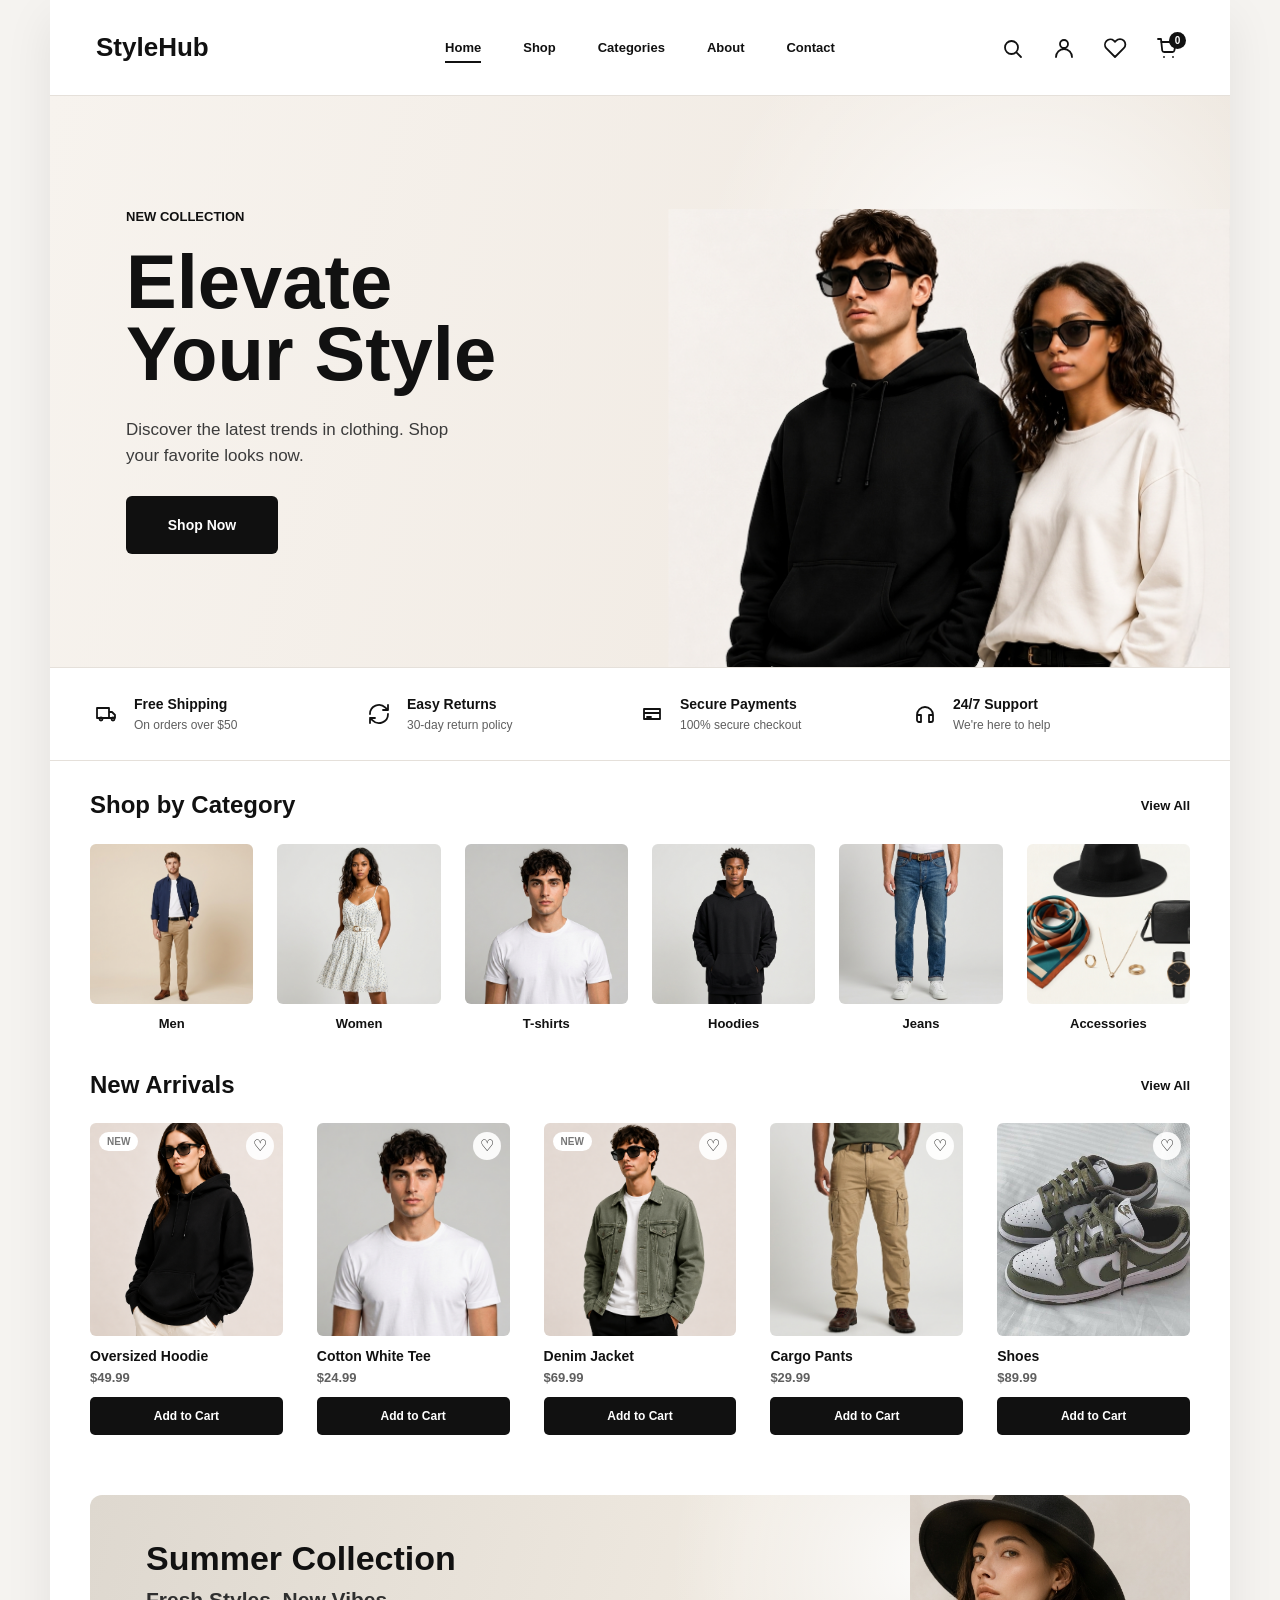
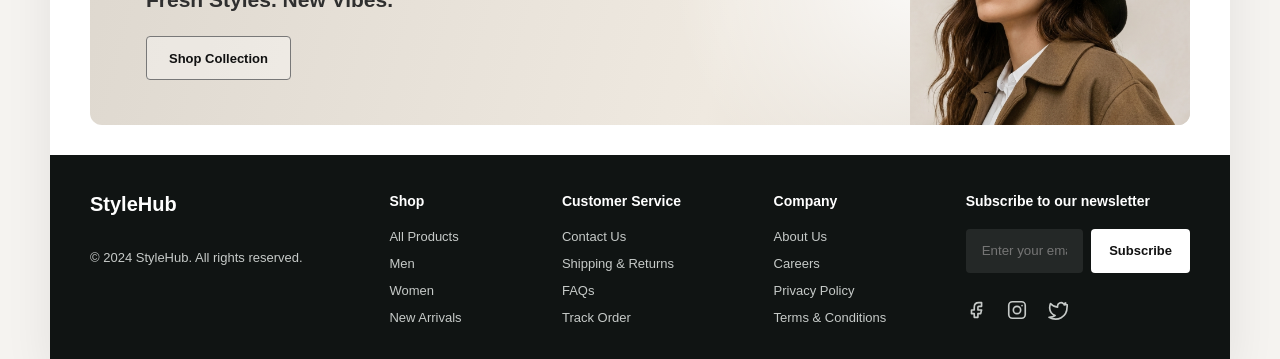
<file: index.html>
<!DOCTYPE html>
<html lang="en">
<head>
  <meta charset="UTF-8">
  <meta name="viewport" content="width=device-width, initial-scale=1.0">
  <title>StyleHub | Home</title>
  <link rel="stylesheet" href="css/style.css">
  <link rel="stylesheet" href="css/responsive.css">
</head>
<body>
  <div class="page-shell">
    <header class="site-header">
      <a class="logo" href="index.html" aria-label="StyleHub home">StyleHub</a>

      <nav class="main-nav" aria-label="Main navigation">
        <a href="index.html" class="active">Home</a>
        <a href="shop.html">Shop</a>
        <a href="#categories">Categories</a>
        <a href="about.html">About</a>
        <a href="contact.html">Contact</a>
      </nav>

      <div class="header-actions" aria-label="Header actions">
        <button class="icon-btn" type="button" aria-label="Search">
          <svg viewBox="0 0 24 24" aria-hidden="true"><path d="m21 21-4.35-4.35m1.35-5.15a6.5 6.5 0 1 1-13 0 6.5 6.5 0 0 1 13 0Z"/></svg>
        </button>
        <button class="icon-btn" type="button" aria-label="Account">
          <svg viewBox="0 0 24 24" aria-hidden="true"><path d="M20 21a8 8 0 0 0-16 0m12-13a4 4 0 1 1-8 0 4 4 0 0 1 8 0Z"/></svg>
        </button>
        <a class="icon-btn cart-link" href="cart.html" aria-label="Cart">
          <svg viewBox="0 0 24 24" aria-hidden="true"><path d="M6 6h15l-1.6 8.4a2 2 0 0 1-2 1.6H9.2a2 2 0 0 1-2-1.7L6 3H3m6 18h.01M18 21h.01"/></svg>
          <span>2</span>
        </a>
      </div>
    </header>

    <main>
      <section class="hero">
        <div class="hero-copy">
          <p class="eyebrow">New Collection</p>
          <h1>Elevate<br>Your Style</h1>
          <p class="hero-text">Discover the latest trends in clothing. Shop your favorite looks now.</p>
          <a class="btn-primary" href="shop.html">Shop Now</a>
        </div>
        <div class="hero-media" aria-hidden="true">
          <img src="assets/images/hero-model.png" alt="">
        </div>
      </section>

      <section class="benefits" aria-label="Store benefits">
        <article class="benefit-card">
          <svg viewBox="0 0 24 24" aria-hidden="true"><path d="M3 6h12v10H3V6Zm12 4h3l3 3v3h-6v-6ZM7 18.5a1.5 1.5 0 1 0 0-3 1.5 1.5 0 0 0 0 3Zm12 0a1.5 1.5 0 1 0 0-3 1.5 1.5 0 0 0 0 3Z"/></svg>
          <div>
            <h3>Free Shipping</h3>
            <p>On orders over $50</p>
          </div>
        </article>
        <article class="benefit-card">
          <svg viewBox="0 0 24 24" aria-hidden="true"><path d="M3 12a9 9 0 0 1 15.4-6.4L21 8m0-5v5h-5M21 12a9 9 0 0 1-15.4 6.4L3 16m0 5v-5h5"/></svg>
          <div>
            <h3>Easy Returns</h3>
            <p>30-day return policy</p>
          </div>
        </article>
        <article class="benefit-card">
          <svg viewBox="0 0 24 24" aria-hidden="true"><path d="M4 7h16v10H4V7Zm0 4h16M7 15h4"/></svg>
          <div>
            <h3>Secure Payments</h3>
            <p>100% secure checkout</p>
          </div>
        </article>
        <article class="benefit-card">
          <svg viewBox="0 0 24 24" aria-hidden="true"><path d="M4 13a8 8 0 1 1 16 0v5a2 2 0 0 1-2 2h-2v-7h4M4 13h4v7H6a2 2 0 0 1-2-2v-5Z"/></svg>
          <div>
            <h3>24/7 Support</h3>
            <p>We're here to help</p>
          </div>
        </article>
      </section>

      <section class="content-section" id="categories">
        <div class="section-heading">
          <h2>Shop by Category</h2>
          <a href="shop.html">View All</a>
        </div>

        <div class="category-grid">
          <a class="category-card" href="shop.html">
            <img src="assets/images/cat-men.png" alt="Mens' collection">
            <span>Men</span>
          </a>
          <a class="category-card" href="shop.html">
            <img src="assets/images/cat-women.png" alt="Womens' collection">
            <span>Women</span>
          </a>
          <a class="category-card" href="shop.html">
            <img src="assets/images/cat-t-shirt.png" alt="T-shirt">
            <span>T-shirts</span>
          </a>
          <a class="category-card" href="shop.html">
            <img src="assets/images/cat-hoodie.png" alt="Black hoodie">
            <span>Hoodies</span>
          </a>
          <a class="category-card" href="shop.html">
            <img src="assets/images/cat-jeans.png" alt="Blue jeans">
            <span>Jeans</span>
          </a>
          <a class="category-card" href="shop.html">
            <img src="assets/images/cat-accessories.png" alt="Accessories">
            <span>Accessories</span>
          </a>
        </div>
      </section>

      <section class="content-section">
        <div class="section-heading">
          <h2>New Arrivals</h2>
          <a href="shop.html">View All</a>
        </div>

        <div class="product-grid" id="new-arrivals">
          <article class="product-card">
            <button class="wishlist" type="button" aria-label="Add black hoodie to wishlist">♡</button>
            <img src="assets/images/cat-hoodie2.png" alt="Oversized black hoodie">
            <div class="product-info">
              <h3>Oversized Hoodie</h3>
              <p>$49.99</p>
            </div>
          </article>
          <article class="product-card">
            <button class="wishlist" type="button" aria-label="Add basic white tee to wishlist">♡</button>
            <img src="assets/images/cat-t-shirt.png" alt="Cotton white tee">
            <div class="product-info">
              <h3>Cotton White Tee</h3>
              <p>$24.99</p>
            </div>
          </article>
          <article class="product-card">
            <span class="tag">NEW</span>
            <button class="wishlist" type="button" aria-label="Add denim jacket to wishlist">♡</button>
            <img src="assets/images/cat-denim.png" alt="Denim jacket">
            <div class="product-info">
              <h3>Denim Jacket</h3>
              <p>$69.99</p>
            </div>
          </article>
          <article class="product-card">
            <button class="wishlist" type="button" aria-label="Add graphic tee to wishlist">♡</button>
            <img src="assets/images/cat-cargo.png" alt="Cargo pants">
            <div class="product-info">
              <h3>Cargo Pants</h3>
              <p>$29.99</p>
            </div>
          </article>
          <article class="product-card">
            <button class="wishlist" type="button" aria-label="Add beige cap to wishlist">♡</button>
            <img src="assets/images/cat-shoes.jpg" alt="Nike dunk">
            <div class="product-info">
              <h3>Shoes</h3>
              <p>$89.99</p>
            </div>
          </article>
        </div>
      </section>

      <section class="summer-promo" aria-label="Summer Collection 2024">
        <div class="summer-copy">
          <h2>Summer Collection</h2>
          <p>Fresh Styles. New Vibes.</p>
          <a class="btn-outline" href="shop.html">Shop Collection</a>
        </div>
        <img src="assets/images/summer-model.png" alt="Woman wearing a summer hat and coat">
      </section>
    </main>

    <footer class="site-footer">
      <div class="footer-brand">
        <a class="footer-logo" href="index.html">StyleHub</a>
        <p>&copy; 2024 StyleHub. All rights reserved.</p>
      </div>

      <div class="footer-column">
        <h3>Shop</h3>
        <a href="shop.html">All Products</a>
        <a href="shop.html">Men</a>
        <a href="shop.html">Women</a>
        <a href="shop.html">New Arrivals</a>
      </div>

      <div class="footer-column">
        <h3>Customer Service</h3>
        <a href="contact.html">Contact Us</a>
        <a href="shop.html">Shipping &amp; Returns</a>
        <a href="contact.html">FAQs</a>
        <a href="shop.html">Track Order</a>
      </div>

      <div class="footer-column">
        <h3>Company</h3>
        <a href="about.html">About Us</a>
        <a href="contact.html">Careers</a>
        <a href="contact.html">Privacy Policy</a>
        <a href="contact.html">Terms &amp; Conditions</a>
      </div>

      <div class="footer-newsletter">
        <h3>Subscribe to our newsletter</h3>
        <form class="newsletter-form">
          <label class="sr-only" for="newsletter-email">Email address</label>
          <input id="newsletter-email" type="email" placeholder="Enter your email">
          <button type="submit">Subscribe</button>
        </form>
        <div class="social-links" aria-label="Social links">
          <a href="#" aria-label="Facebook">
            <svg viewBox="0 0 24 24" aria-hidden="true"><path d="M14 8h3V4h-3c-3 0-5 2-5 5v3H6v4h3v4h4v-4h3l1-4h-4V9c0-.6.4-1 1-1Z"/></svg>
          </a>
          <a href="#" aria-label="Instagram">
            <svg viewBox="0 0 24 24" aria-hidden="true"><path d="M7 3h10a4 4 0 0 1 4 4v10a4 4 0 0 1-4 4H7a4 4 0 0 1-4-4V7a4 4 0 0 1 4-4Zm5 5a4 4 0 1 0 0 8 4 4 0 0 0 0-8Zm5.5-.8v.1"/></svg>
          </a>
          <a href="#" aria-label="Twitter">
            <svg viewBox="0 0 24 24" aria-hidden="true"><path d="M22 5.8c-.7.3-1.4.5-2.2.6.8-.5 1.3-1.2 1.6-2.1-.7.4-1.6.8-2.4.9A3.7 3.7 0 0 0 12.6 8v.9A10.6 10.6 0 0 1 4.9 5s-4 9 5 13a11 11 0 0 1-6.6 2c9 5 19.7 0 19.7-11.5v-.5c.7-.5 1.3-1.2 1.8-1.9-.6.3-1.2.5-1.8.7Z"/></svg>
          </a>
        </div>
      </div>
    </footer>
  </div>

  <script src="js/products.js"></script>
  <script src="js/cart.js"></script>
  <script src="js/wishlist.js"></script>
  <script src="js/search.js"></script>
  <script src="js/app.js"></script>
</body>
</html>
</file>
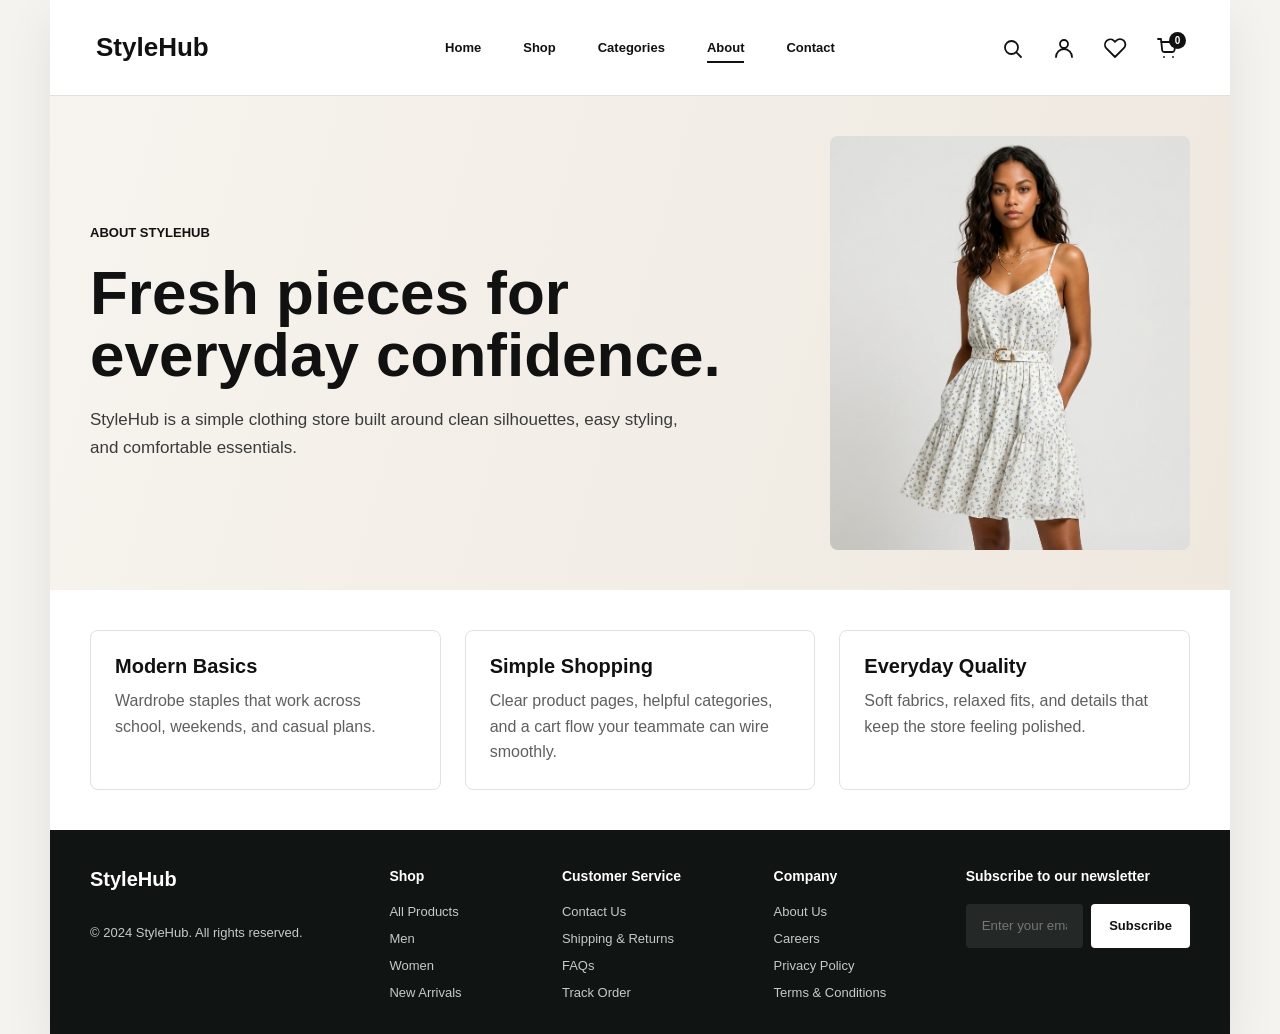
<file: about.html>
<!DOCTYPE html>
<html lang="en">
<head>
  <meta charset="UTF-8">
  <meta name="viewport" content="width=device-width, initial-scale=1.0">
  <title>StyleHub | About</title>
  <link rel="stylesheet" href="css/style.css">
  <link rel="stylesheet" href="css/responsive.css">
</head>
<body>
  <div class="page-shell">
    <header class="site-header">
      <a class="logo" href="index.html" aria-label="StyleHub home">StyleHub</a>
      <nav class="main-nav" aria-label="Main navigation"><a href="index.html">Home</a><a href="shop.html">Shop</a><a href="index.html#categories">Categories</a><a href="about.html" class="active">About</a><a href="contact.html">Contact</a></nav>
      <div class="header-actions" aria-label="Header actions"><button class="icon-btn" type="button" aria-label="Search"><svg viewBox="0 0 24 24" aria-hidden="true"><path d="m21 21-4.35-4.35m1.35-5.15a6.5 6.5 0 1 1-13 0 6.5 6.5 0 0 1 13 0Z"/></svg></button><button class="icon-btn" type="button" aria-label="Account"><svg viewBox="0 0 24 24" aria-hidden="true"><path d="M20 21a8 8 0 0 0-16 0m12-13a4 4 0 1 1-8 0 4 4 0 0 1 8 0Z"/></svg></button><a class="icon-btn cart-link" href="cart.html" aria-label="Cart"><svg viewBox="0 0 24 24" aria-hidden="true"><path d="M6 6h15l-1.6 8.4a2 2 0 0 1-2 1.6H9.2a2 2 0 0 1-2-1.7L6 3H3m6 18h.01M18 21h.01"/></svg><span>2</span></a></div>
    </header>

    <main>
      <section class="about-hero">
        <div>
          <p class="eyebrow">About StyleHub</p>
          <h1>Fresh pieces for everyday confidence.</h1>
          <p>StyleHub is a simple clothing store built around clean silhouettes, easy styling, and comfortable essentials.</p>
        </div>
        <img src="assets/images/cat-women.png" alt="StyleHub model">
      </section>

      <section class="values-grid">
        <article><h2>Modern Basics</h2><p>Wardrobe staples that work across school, weekends, and casual plans.</p></article>
        <article><h2>Simple Shopping</h2><p>Clear product pages, helpful categories, and a cart flow your teammate can wire smoothly.</p></article>
        <article><h2>Everyday Quality</h2><p>Soft fabrics, relaxed fits, and details that keep the store feeling polished.</p></article>
      </section>
    </main>

    <footer class="site-footer">
      <div class="footer-brand"><a class="footer-logo" href="index.html">StyleHub</a><p>&copy; 2024 StyleHub. All rights reserved.</p></div>
      <div class="footer-column"><h3>Shop</h3><a href="shop.html">All Products</a><a href="shop.html">Men</a><a href="shop.html">Women</a><a href="shop.html">New Arrivals</a></div>
      <div class="footer-column"><h3>Customer Service</h3><a href="contact.html">Contact Us</a><a href="shop.html">Shipping &amp; Returns</a><a href="contact.html">FAQs</a><a href="shop.html">Track Order</a></div>
      <div class="footer-column"><h3>Company</h3><a href="about.html">About Us</a><a href="contact.html">Careers</a><a href="contact.html">Privacy Policy</a><a href="contact.html">Terms &amp; Conditions</a></div>
      <div class="footer-newsletter"><h3>Subscribe to our newsletter</h3><form class="newsletter-form"><label class="sr-only" for="newsletter-about-email">Email address</label><input id="newsletter-about-email" type="email" placeholder="Enter your email"><button type="submit">Subscribe</button></form></div>
    </footer>
  </div>
  <script src="js/products.js"></script>
  <script src="js/cart.js"></script>
  <script src="js/wishlist.js"></script>
  <script src="js/search.js"></script>
  <script src="js/app.js"></script>
</body>
</html>
</file>
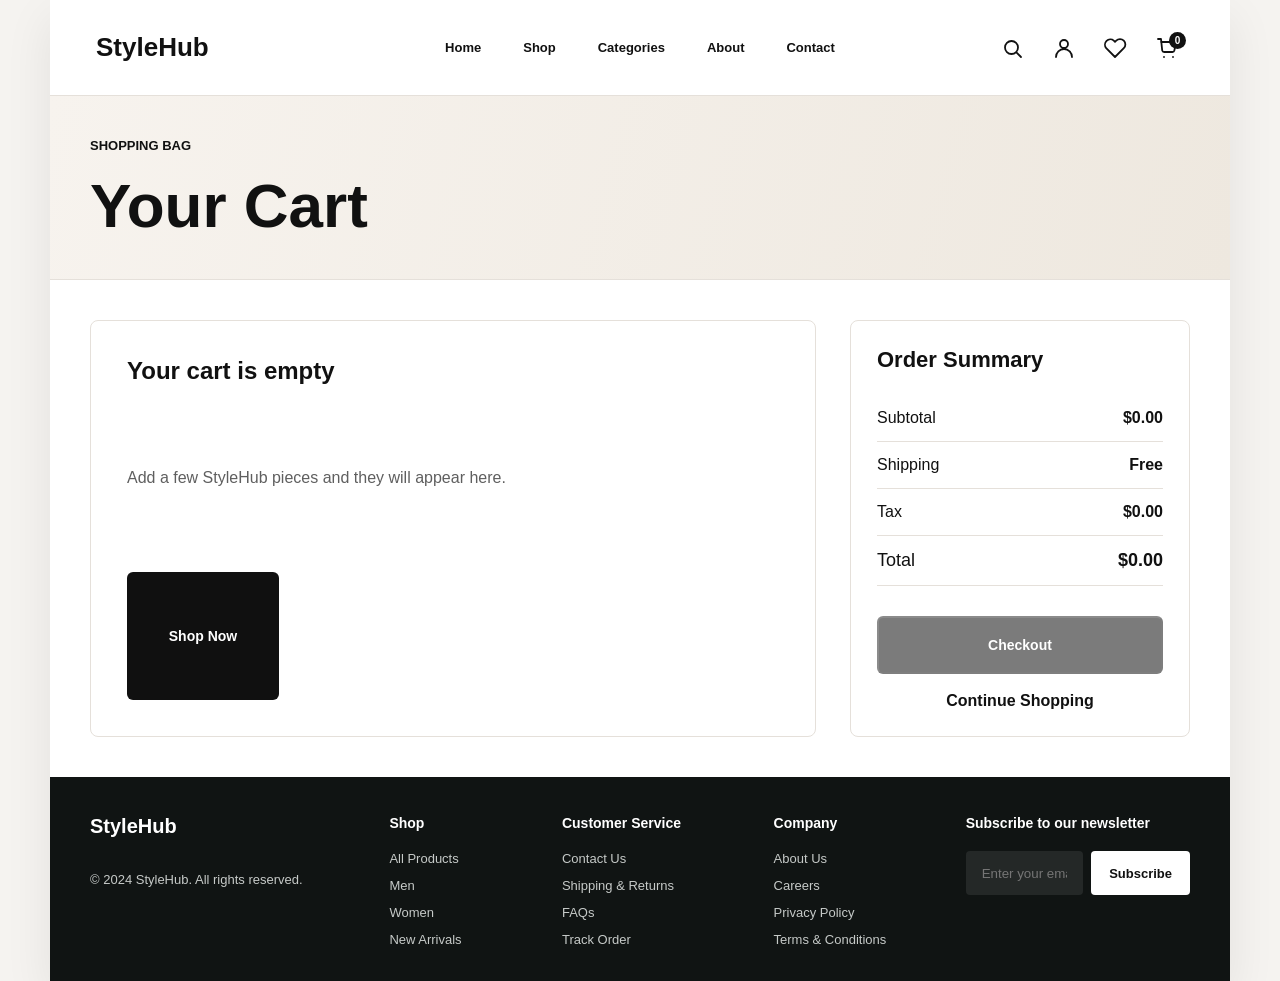
<file: cart.html>
<!DOCTYPE html>
<html lang="en">
<head>
  <meta charset="UTF-8">
  <meta name="viewport" content="width=device-width, initial-scale=1.0">
  <title>StyleHub | Cart</title>
  <link rel="stylesheet" href="css/style.css">
  <link rel="stylesheet" href="css/responsive.css">
</head>
<body>
  <div class="page-shell">
    <header class="site-header">
      <a class="logo" href="index.html" aria-label="StyleHub home">StyleHub</a>
      <nav class="main-nav" aria-label="Main navigation"><a href="index.html">Home</a><a href="shop.html">Shop</a><a href="index.html#categories">Categories</a><a href="about.html">About</a><a href="contact.html">Contact</a></nav>
      <div class="header-actions" aria-label="Header actions"><button class="icon-btn" type="button" aria-label="Search"><svg viewBox="0 0 24 24" aria-hidden="true"><path d="m21 21-4.35-4.35m1.35-5.15a6.5 6.5 0 1 1-13 0 6.5 6.5 0 0 1 13 0Z"/></svg></button><button class="icon-btn" type="button" aria-label="Account"><svg viewBox="0 0 24 24" aria-hidden="true"><path d="M20 21a8 8 0 0 0-16 0m12-13a4 4 0 1 1-8 0 4 4 0 0 1 8 0Z"/></svg></button><a class="icon-btn cart-link" href="cart.html" aria-label="Cart"><svg viewBox="0 0 24 24" aria-hidden="true"><path d="M6 6h15l-1.6 8.4a2 2 0 0 1-2 1.6H9.2a2 2 0 0 1-2-1.7L6 3H3m6 18h.01M18 21h.01"/></svg><span>2</span></a></div>
    </header>

    <main>
      <section class="page-hero compact">
        <p class="eyebrow">Shopping Bag</p>
        <h1>Your Cart</h1>
      </section>

      <section class="cart-layout">
        <div class="cart-items" id="cart-items">
          <article class="cart-item">
            <img src="assets/images/cat-hoodie2.png" alt="Oversized hoodie">
            <div><h2>Oversized Hoodie</h2><p>Size M</p><div class="quantity-control"><button type="button">-</button><span>1</span><button type="button">+</button></div></div>
            <strong>$49.99</strong>
          </article>
          <article class="cart-item">
            <img src="assets/images/cat-t-shirt.png" alt="Cotton white tee">
            <div><h2>Cotton White Tee</h2><p>Size L</p><div class="quantity-control"><button type="button">-</button><span>1</span><button type="button">+</button></div></div>
            <strong>$24.99</strong>
          </article>
        </div>

        <aside class="order-summary" id="order-summary">
          <h2>Order Summary</h2>
          <div><span>Subtotal</span><strong>$74.98</strong></div>
          <div><span>Shipping</span><strong>Free</strong></div>
          <div><span>Tax</span><strong>$5.25</strong></div>
          <div class="total"><span>Total</span><strong>$80.23</strong></div>
          <button class="btn-primary wide-btn" type="button">Checkout</button>
          <a class="continue-link" href="shop.html">Continue Shopping</a>
        </aside>
      </section>
    </main>

    <footer class="site-footer">
      <div class="footer-brand"><a class="footer-logo" href="index.html">StyleHub</a><p>&copy; 2024 StyleHub. All rights reserved.</p></div>
      <div class="footer-column"><h3>Shop</h3><a href="shop.html">All Products</a><a href="shop.html">Men</a><a href="shop.html">Women</a><a href="shop.html">New Arrivals</a></div>
      <div class="footer-column"><h3>Customer Service</h3><a href="contact.html">Contact Us</a><a href="shop.html">Shipping &amp; Returns</a><a href="contact.html">FAQs</a><a href="shop.html">Track Order</a></div>
      <div class="footer-column"><h3>Company</h3><a href="about.html">About Us</a><a href="contact.html">Careers</a><a href="contact.html">Privacy Policy</a><a href="contact.html">Terms &amp; Conditions</a></div>
      <div class="footer-newsletter"><h3>Subscribe to our newsletter</h3><form class="newsletter-form"><label class="sr-only" for="newsletter-cart-email">Email address</label><input id="newsletter-cart-email" type="email" placeholder="Enter your email"><button type="submit">Subscribe</button></form></div>
    </footer>
  </div>
  <script src="js/products.js"></script>
  <script src="js/cart.js"></script>
  <script src="js/wishlist.js"></script>
  <script src="js/search.js"></script>
  <script src="js/app.js"></script>
</body>
</html>
</file>
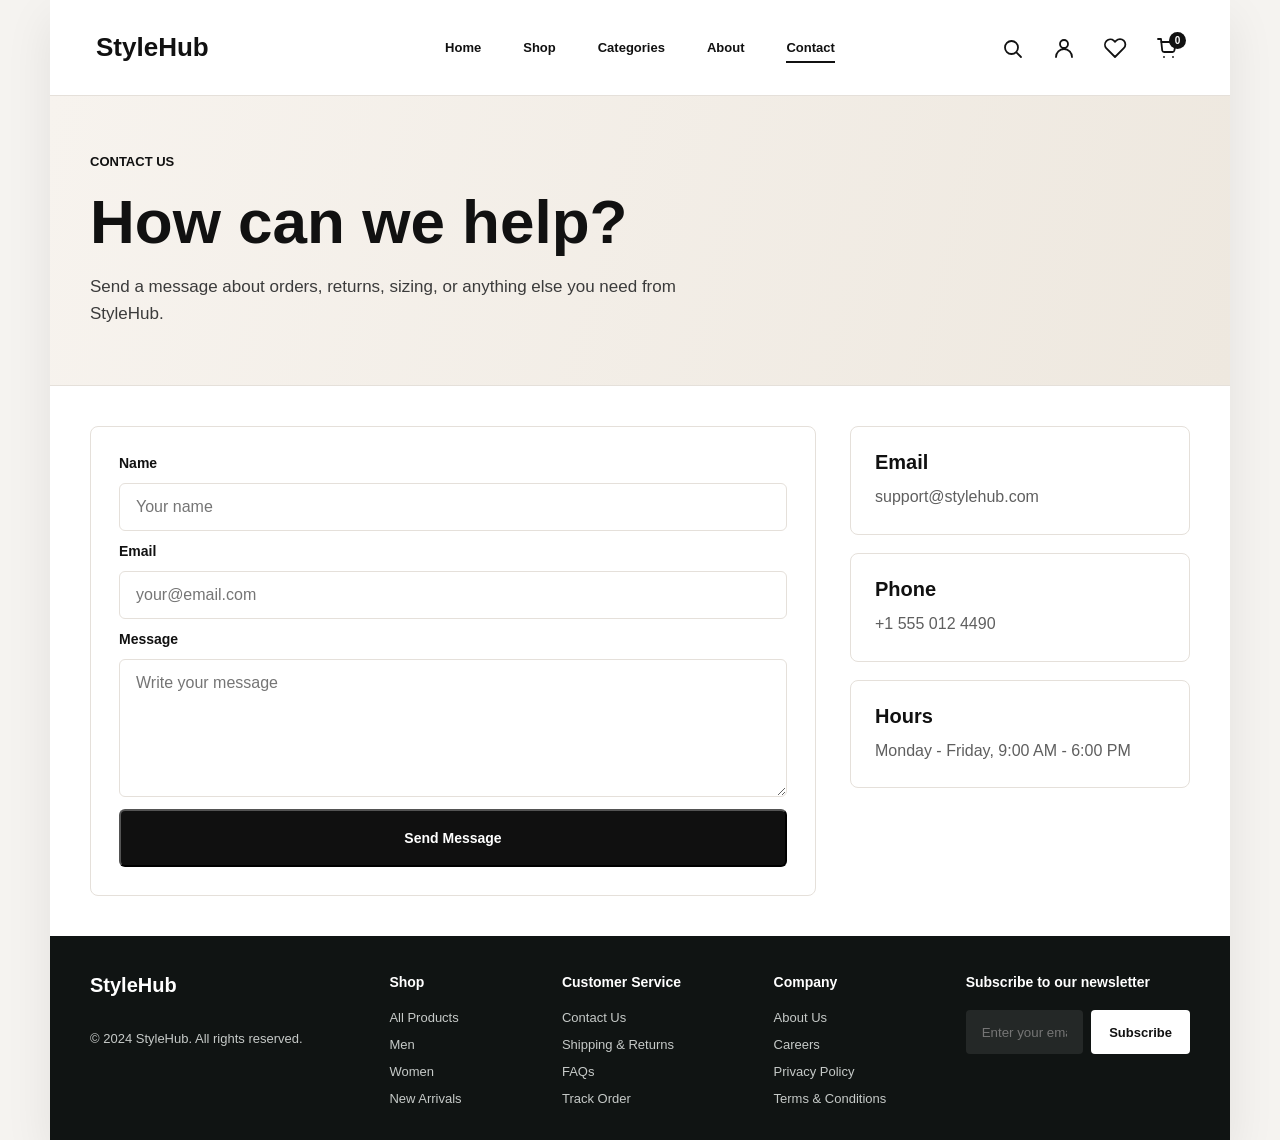
<file: contact.html>
<!DOCTYPE html>
<html lang="en">
<head>
  <meta charset="UTF-8">
  <meta name="viewport" content="width=device-width, initial-scale=1.0">
  <title>StyleHub | Contact</title>
  <link rel="stylesheet" href="css/style.css">
  <link rel="stylesheet" href="css/responsive.css">
</head>
<body>
  <div class="page-shell">
    <header class="site-header">
      <a class="logo" href="index.html" aria-label="StyleHub home">StyleHub</a>
      <nav class="main-nav" aria-label="Main navigation"><a href="index.html">Home</a><a href="shop.html">Shop</a><a href="index.html#categories">Categories</a><a href="about.html">About</a><a href="contact.html" class="active">Contact</a></nav>
      <div class="header-actions" aria-label="Header actions"><button class="icon-btn" type="button" aria-label="Search"><svg viewBox="0 0 24 24" aria-hidden="true"><path d="m21 21-4.35-4.35m1.35-5.15a6.5 6.5 0 1 1-13 0 6.5 6.5 0 0 1 13 0Z"/></svg></button><button class="icon-btn" type="button" aria-label="Account"><svg viewBox="0 0 24 24" aria-hidden="true"><path d="M20 21a8 8 0 0 0-16 0m12-13a4 4 0 1 1-8 0 4 4 0 0 1 8 0Z"/></svg></button><a class="icon-btn cart-link" href="cart.html" aria-label="Cart"><svg viewBox="0 0 24 24" aria-hidden="true"><path d="M6 6h15l-1.6 8.4a2 2 0 0 1-2 1.6H9.2a2 2 0 0 1-2-1.7L6 3H3m6 18h.01M18 21h.01"/></svg><span>2</span></a></div>
    </header>

    <main>
      <section class="page-hero">
        <p class="eyebrow">Contact Us</p>
        <h1>How can we help?</h1>
        <p>Send a message about orders, returns, sizing, or anything else you need from StyleHub.</p>
      </section>

      <section class="contact-layout">
        <form class="contact-form">
          <label for="name">Name</label>
          <input id="name" type="text" placeholder="Your name">
          <label for="email">Email</label>
          <input id="email" type="email" placeholder="your@email.com">
          <label for="message">Message</label>
          <textarea id="message" rows="6" placeholder="Write your message"></textarea>
          <button class="btn-primary" type="submit">Send Message</button>
        </form>
        <aside class="contact-info">
          <article><h2>Email</h2><p>support@stylehub.com</p></article>
          <article><h2>Phone</h2><p>+1 555 012 4490</p></article>
          <article><h2>Hours</h2><p>Monday - Friday, 9:00 AM - 6:00 PM</p></article>
        </aside>
      </section>
    </main>

    <footer class="site-footer">
      <div class="footer-brand"><a class="footer-logo" href="index.html">StyleHub</a><p>&copy; 2024 StyleHub. All rights reserved.</p></div>
      <div class="footer-column"><h3>Shop</h3><a href="shop.html">All Products</a><a href="shop.html">Men</a><a href="shop.html">Women</a><a href="shop.html">New Arrivals</a></div>
      <div class="footer-column"><h3>Customer Service</h3><a href="contact.html">Contact Us</a><a href="shop.html">Shipping &amp; Returns</a><a href="contact.html">FAQs</a><a href="shop.html">Track Order</a></div>
      <div class="footer-column"><h3>Company</h3><a href="about.html">About Us</a><a href="contact.html">Careers</a><a href="contact.html">Privacy Policy</a><a href="contact.html">Terms &amp; Conditions</a></div>
      <div class="footer-newsletter"><h3>Subscribe to our newsletter</h3><form class="newsletter-form"><label class="sr-only" for="newsletter-contact-email">Email address</label><input id="newsletter-contact-email" type="email" placeholder="Enter your email"><button type="submit">Subscribe</button></form></div>
    </footer>
  </div>
  <script src="js/products.js"></script>
  <script src="js/cart.js"></script>
  <script src="js/wishlist.js"></script>
  <script src="js/search.js"></script>
  <script src="js/app.js"></script>
</body>
</html>
</file>
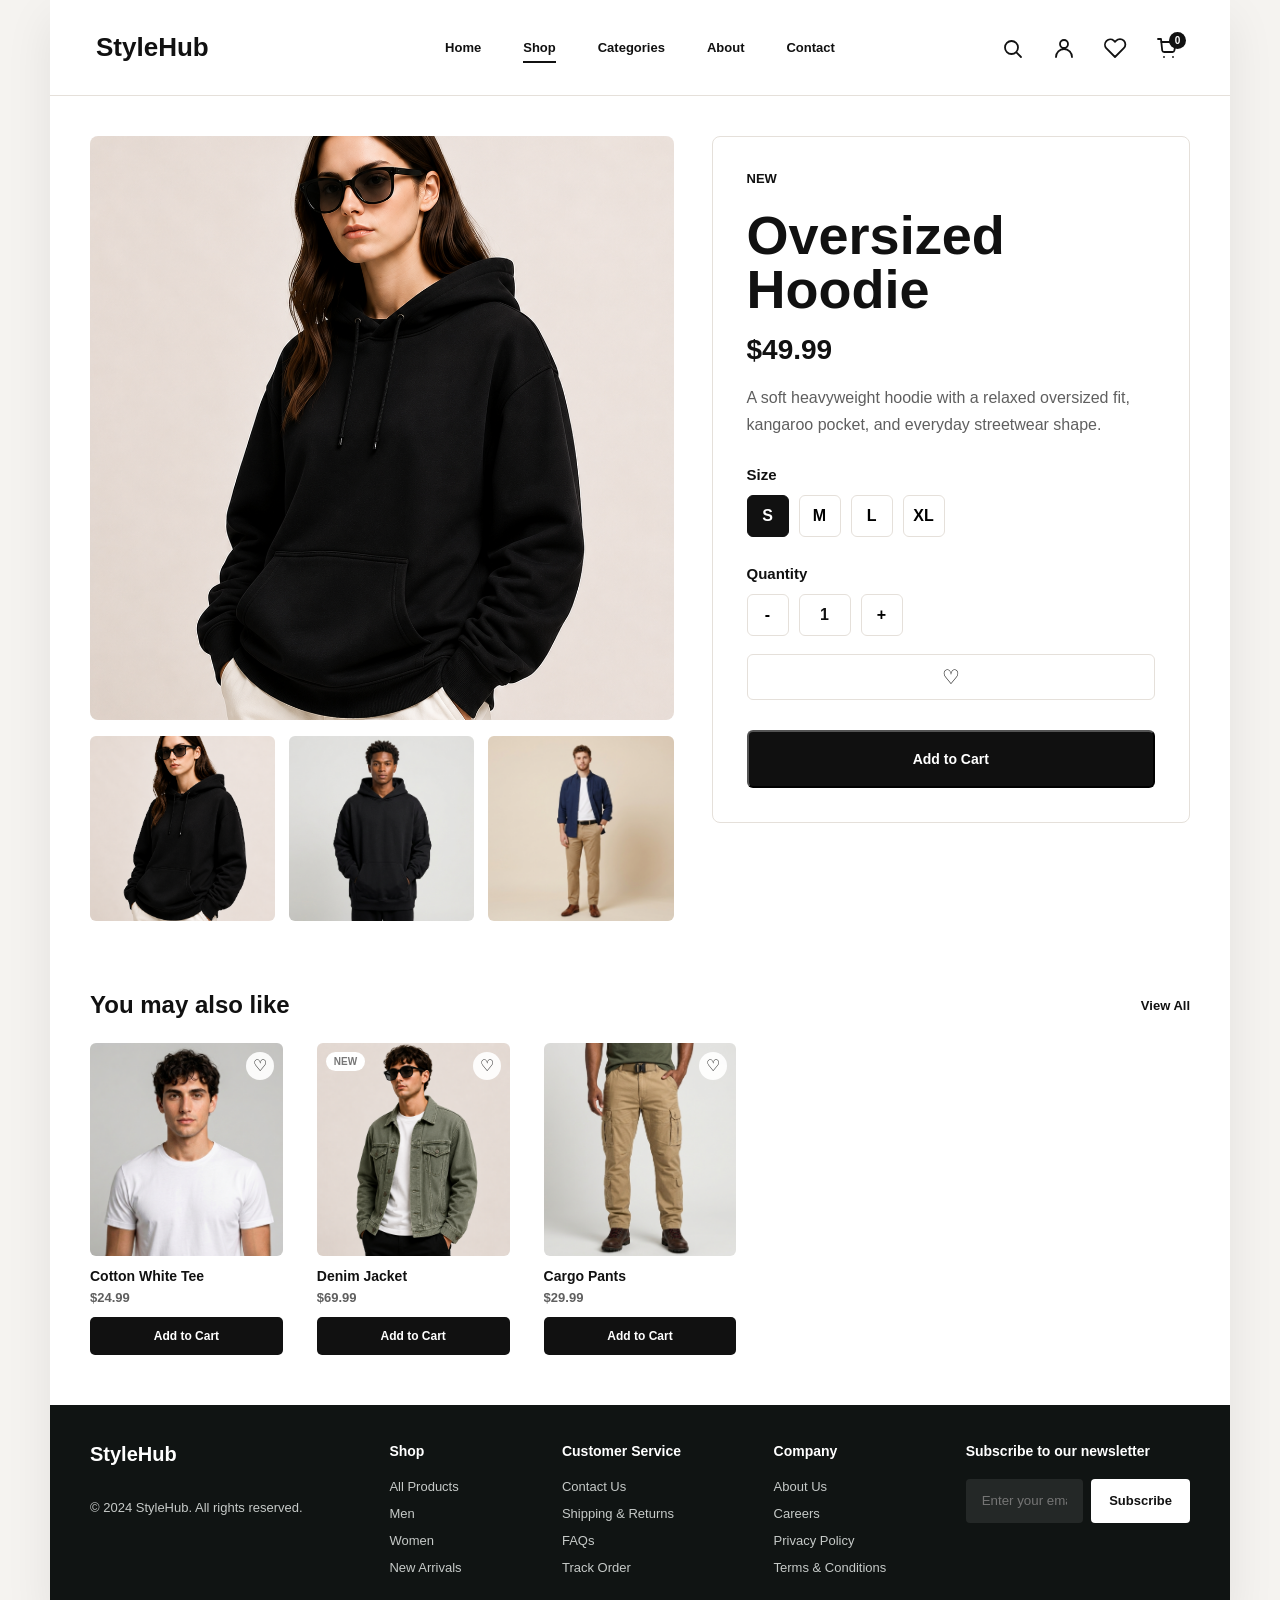
<file: product.html>
<!DOCTYPE html>
<html lang="en">
<head>
  <meta charset="UTF-8">
  <meta name="viewport" content="width=device-width, initial-scale=1.0">
  <title>StyleHub | Product</title>
  <link rel="stylesheet" href="css/style.css">
  <link rel="stylesheet" href="css/responsive.css">
</head>
<body>
  <div class="page-shell">
    <header class="site-header">
      <a class="logo" href="index.html" aria-label="StyleHub home">StyleHub</a>
      <nav class="main-nav" aria-label="Main navigation"><a href="index.html">Home</a><a href="shop.html" class="active">Shop</a><a href="index.html#categories">Categories</a><a href="about.html">About</a><a href="contact.html">Contact</a></nav>
      <div class="header-actions" aria-label="Header actions"><button class="icon-btn" type="button" aria-label="Search"><svg viewBox="0 0 24 24" aria-hidden="true"><path d="m21 21-4.35-4.35m1.35-5.15a6.5 6.5 0 1 1-13 0 6.5 6.5 0 0 1 13 0Z"/></svg></button><button class="icon-btn" type="button" aria-label="Account"><svg viewBox="0 0 24 24" aria-hidden="true"><path d="M20 21a8 8 0 0 0-16 0m12-13a4 4 0 1 1-8 0 4 4 0 0 1 8 0Z"/></svg></button><a class="icon-btn cart-link" href="cart.html" aria-label="Cart"><svg viewBox="0 0 24 24" aria-hidden="true"><path d="M6 6h15l-1.6 8.4a2 2 0 0 1-2 1.6H9.2a2 2 0 0 1-2-1.7L6 3H3m6 18h.01M18 21h.01"/></svg><span>2</span></a></div>
    </header>

    <main>
      <section class="product-detail" id="product-detail">
        <div class="product-gallery">
          <img class="main-product-image" src="assets/images/cat-hoodie2.png" alt="Oversized black hoodie">
          <div class="thumb-row">
            <img src="assets/images/cat-hoodie2.png" alt="Hoodie front">
            <img src="assets/images/cat-hoodie.png" alt="Hoodie alternate">
            <img src="assets/images/cat-men.png" alt="Styled hoodie look">
          </div>
        </div>

        <div class="product-panel">
          <p class="eyebrow">New Arrival</p>
          <h1>Oversized Hoodie</h1>
          <p class="product-price">$49.99</p>
          <p class="product-description">A soft heavyweight hoodie with a relaxed oversized fit, kangaroo pocket, and everyday streetwear shape.</p>
          <div class="option-group">
            <h2>Size</h2>
            <div class="size-options"><button type="button">S</button><button type="button">M</button><button type="button">L</button><button type="button">XL</button></div>
          </div>
          <div class="option-group">
            <h2>Quantity</h2>
            <div class="quantity-control"><button type="button">-</button><span>1</span><button type="button">+</button></div>
          </div>
          <button class="btn-primary wide-btn" type="button">Add to Cart</button>
        </div>
      </section>

      <section class="content-section">
        <div class="section-heading"><h2>You may also like</h2><a href="shop.html">View All</a></div>
        <div class="product-grid" id="related-products">
          <article class="product-card"><img src="assets/images/cat-t-shirt.png" alt="Cotton white tee"><div class="product-info"><h3>Cotton White Tee</h3><p>$24.99</p></div></article>
          <article class="product-card"><img src="assets/images/cat-denim.png" alt="Denim jacket"><div class="product-info"><h3>Denim Jacket</h3><p>$69.99</p></div></article>
          <article class="product-card"><img src="assets/images/cat-cargo.png" alt="Cargo pants"><div class="product-info"><h3>Cargo Pants</h3><p>$29.99</p></div></article>
        </div>
      </section>
    </main>

    <footer class="site-footer">
      <div class="footer-brand"><a class="footer-logo" href="index.html">StyleHub</a><p>&copy; 2024 StyleHub. All rights reserved.</p></div>
      <div class="footer-column"><h3>Shop</h3><a href="shop.html">All Products</a><a href="shop.html">Men</a><a href="shop.html">Women</a><a href="shop.html">New Arrivals</a></div>
      <div class="footer-column"><h3>Customer Service</h3><a href="contact.html">Contact Us</a><a href="shop.html">Shipping &amp; Returns</a><a href="contact.html">FAQs</a><a href="shop.html">Track Order</a></div>
      <div class="footer-column"><h3>Company</h3><a href="about.html">About Us</a><a href="contact.html">Careers</a><a href="contact.html">Privacy Policy</a><a href="contact.html">Terms &amp; Conditions</a></div>
      <div class="footer-newsletter"><h3>Subscribe to our newsletter</h3><form class="newsletter-form"><label class="sr-only" for="newsletter-product-email">Email address</label><input id="newsletter-product-email" type="email" placeholder="Enter your email"><button type="submit">Subscribe</button></form></div>
    </footer>
  </div>
  <script src="js/products.js"></script>
  <script src="js/cart.js"></script>
  <script src="js/wishlist.js"></script>
  <script src="js/search.js"></script>
  <script src="js/app.js"></script>
</body>
</html>
</file>
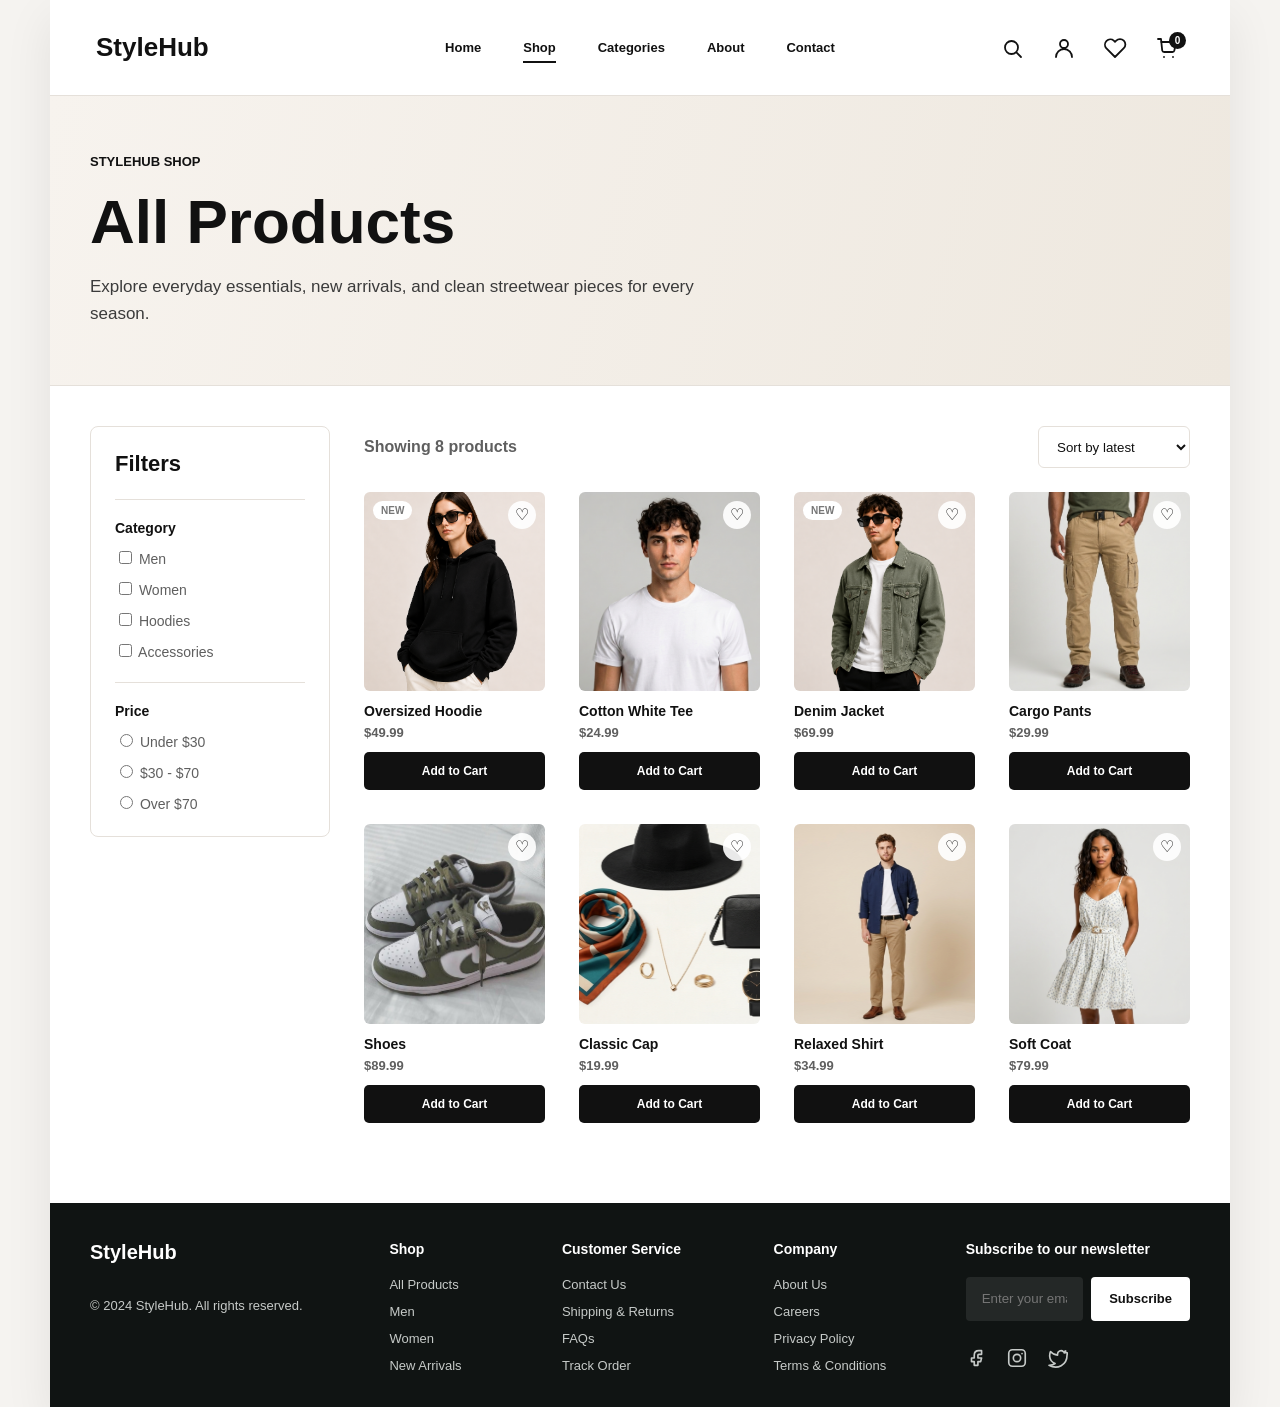
<file: shop.html>
<!DOCTYPE html>
<html lang="en">
<head>
  <meta charset="UTF-8">
  <meta name="viewport" content="width=device-width, initial-scale=1.0">
  <title>StyleHub | Shop</title>
  <link rel="stylesheet" href="css/style.css">
  <link rel="stylesheet" href="css/responsive.css">
</head>
<body>
  <div class="page-shell">
    <header class="site-header">
      <a class="logo" href="index.html" aria-label="StyleHub home">StyleHub</a>
      <nav class="main-nav" aria-label="Main navigation">
        <a href="index.html">Home</a>
        <a href="shop.html" class="active">Shop</a>
        <a href="index.html#categories">Categories</a>
        <a href="about.html">About</a>
        <a href="contact.html">Contact</a>
      </nav>
      <div class="header-actions" aria-label="Header actions">
        <button class="icon-btn" type="button" aria-label="Search"><svg viewBox="0 0 24 24" aria-hidden="true"><path d="m21 21-4.35-4.35m1.35-5.15a6.5 6.5 0 1 1-13 0 6.5 6.5 0 0 1 13 0Z"/></svg></button>
        <button class="icon-btn" type="button" aria-label="Account"><svg viewBox="0 0 24 24" aria-hidden="true"><path d="M20 21a8 8 0 0 0-16 0m12-13a4 4 0 1 1-8 0 4 4 0 0 1 8 0Z"/></svg></button>
        <a class="icon-btn cart-link" href="cart.html" aria-label="Cart"><svg viewBox="0 0 24 24" aria-hidden="true"><path d="M6 6h15l-1.6 8.4a2 2 0 0 1-2 1.6H9.2a2 2 0 0 1-2-1.7L6 3H3m6 18h.01M18 21h.01"/></svg><span>2</span></a>
      </div>
    </header>

    <main>
      <section class="page-hero">
        <p class="eyebrow">StyleHub Shop</p>
        <h1>All Products</h1>
        <p>Explore everyday essentials, new arrivals, and clean streetwear pieces for every season.</p>
      </section>

      <section class="shop-layout">
        <aside class="filter-panel" aria-label="Shop filters">
          <h2>Filters</h2>
          <div class="filter-group">
            <h3>Category</h3>
            <label><input type="checkbox"> Men</label>
            <label><input type="checkbox"> Women</label>
            <label><input type="checkbox"> Hoodies</label>
            <label><input type="checkbox"> Accessories</label>
          </div>
          <div class="filter-group">
            <h3>Price</h3>
            <label><input type="radio" name="price"> Under $30</label>
            <label><input type="radio" name="price"> $30 - $70</label>
            <label><input type="radio" name="price"> Over $70</label>
          </div>
        </aside>

        <div class="shop-results">
          <div class="toolbar">
            <p id="results-count">Showing 8 products</p>
            <select id="sort-products" aria-label="Sort products">
              <option>Sort by latest</option>
              <option>Price: low to high</option>
              <option>Price: high to low</option>
            </select>
          </div>

          <div class="product-grid shop-grid" id="shop-products">
            <article class="product-card"><button class="wishlist" type="button" aria-label="Add hoodie to wishlist">♡</button><a href="product.html"><img src="assets/images/cat-hoodie2.png" alt="Oversized black hoodie"></a><div class="product-info"><h3>Oversized Hoodie</h3><p>$49.99</p></div></article>
            <article class="product-card"><button class="wishlist" type="button" aria-label="Add white tee to wishlist">♡</button><a href="product.html"><img src="assets/images/cat-t-shirt.png" alt="Cotton white tee"></a><div class="product-info"><h3>Cotton White Tee</h3><p>$24.99</p></div></article>
            <article class="product-card"><span class="tag">NEW</span><button class="wishlist" type="button" aria-label="Add denim jacket to wishlist">♡</button><a href="product.html"><img src="assets/images/cat-denim.png" alt="Denim jacket"></a><div class="product-info"><h3>Denim Jacket</h3><p>$69.99</p></div></article>
            <article class="product-card"><button class="wishlist" type="button" aria-label="Add cargo pants to wishlist">♡</button><a href="product.html"><img src="assets/images/cat-cargo.png" alt="Cargo pants"></a><div class="product-info"><h3>Cargo Pants</h3><p>$29.99</p></div></article>
            <article class="product-card"><button class="wishlist" type="button" aria-label="Add shoes to wishlist">♡</button><a href="product.html"><img src="assets/images/cat-shoes.jpg" alt="Nike dunk shoes"></a><div class="product-info"><h3>Shoes</h3><p>$89.99</p></div></article>
            <article class="product-card"><button class="wishlist" type="button" aria-label="Add black cap to wishlist">♡</button><a href="product.html"><img src="assets/images/cat-accessories.png" alt="Black cap"></a><div class="product-info"><h3>Classic Cap</h3><p>$19.99</p></div></article>
            <article class="product-card"><button class="wishlist" type="button" aria-label="Add men's shirt to wishlist">♡</button><a href="product.html"><img src="assets/images/cat-men.png" alt="Men collection shirt"></a><div class="product-info"><h3>Relaxed Shirt</h3><p>$34.99</p></div></article>
            <article class="product-card"><button class="wishlist" type="button" aria-label="Add women's coat to wishlist">♡</button><a href="product.html"><img src="assets/images/cat-women.png" alt="Women collection coat"></a><div class="product-info"><h3>Soft Coat</h3><p>$79.99</p></div></article>
          </div>
        </div>
      </section>
    </main>

    <footer class="site-footer">
      <div class="footer-brand"><a class="footer-logo" href="index.html">StyleHub</a><p>&copy; 2024 StyleHub. All rights reserved.</p></div>
      <div class="footer-column"><h3>Shop</h3><a href="shop.html">All Products</a><a href="shop.html">Men</a><a href="shop.html">Women</a><a href="shop.html">New Arrivals</a></div>
      <div class="footer-column"><h3>Customer Service</h3><a href="contact.html">Contact Us</a><a href="shop.html">Shipping &amp; Returns</a><a href="contact.html">FAQs</a><a href="shop.html">Track Order</a></div>
      <div class="footer-column"><h3>Company</h3><a href="about.html">About Us</a><a href="contact.html">Careers</a><a href="contact.html">Privacy Policy</a><a href="contact.html">Terms &amp; Conditions</a></div>
      <div class="footer-newsletter"><h3>Subscribe to our newsletter</h3><form class="newsletter-form"><label class="sr-only" for="newsletter-email">Email address</label><input id="newsletter-email" type="email" placeholder="Enter your email"><button type="submit">Subscribe</button></form><div class="social-links" aria-label="Social links"><a href="#" aria-label="Facebook"><svg viewBox="0 0 24 24" aria-hidden="true"><path d="M14 8h3V4h-3c-3 0-5 2-5 5v3H6v4h3v4h4v-4h3l1-4h-4V9c0-.6.4-1 1-1Z"/></svg></a><a href="#" aria-label="Instagram"><svg viewBox="0 0 24 24" aria-hidden="true"><path d="M7 3h10a4 4 0 0 1 4 4v10a4 4 0 0 1-4 4H7a4 4 0 0 1-4-4V7a4 4 0 0 1 4-4Zm5 5a4 4 0 1 0 0 8 4 4 0 0 0 0-8Zm5.5-.8v.1"/></svg></a><a href="#" aria-label="Twitter"><svg viewBox="0 0 24 24" aria-hidden="true"><path d="M22 5.8c-.7.3-1.4.5-2.2.6.8-.5 1.3-1.2 1.6-2.1-.7.4-1.6.8-2.4.9A3.7 3.7 0 0 0 12.6 8v.9A10.6 10.6 0 0 1 4.9 5s-4 9 5 13a11 11 0 0 1-6.6 2c9 5 19.7 0 19.7-11.5v-.5c.7-.5 1.3-1.2 1.8-1.9-.6.3-1.2.5-1.8.7Z"/></svg></a></div></div>
    </footer>
  </div>
  <script src="js/products.js"></script>
  <script src="js/cart.js"></script>
  <script src="js/wishlist.js"></script>
  <script src="js/search.js"></script>
  <script src="js/app.js"></script>
</body>
</html>
</file>
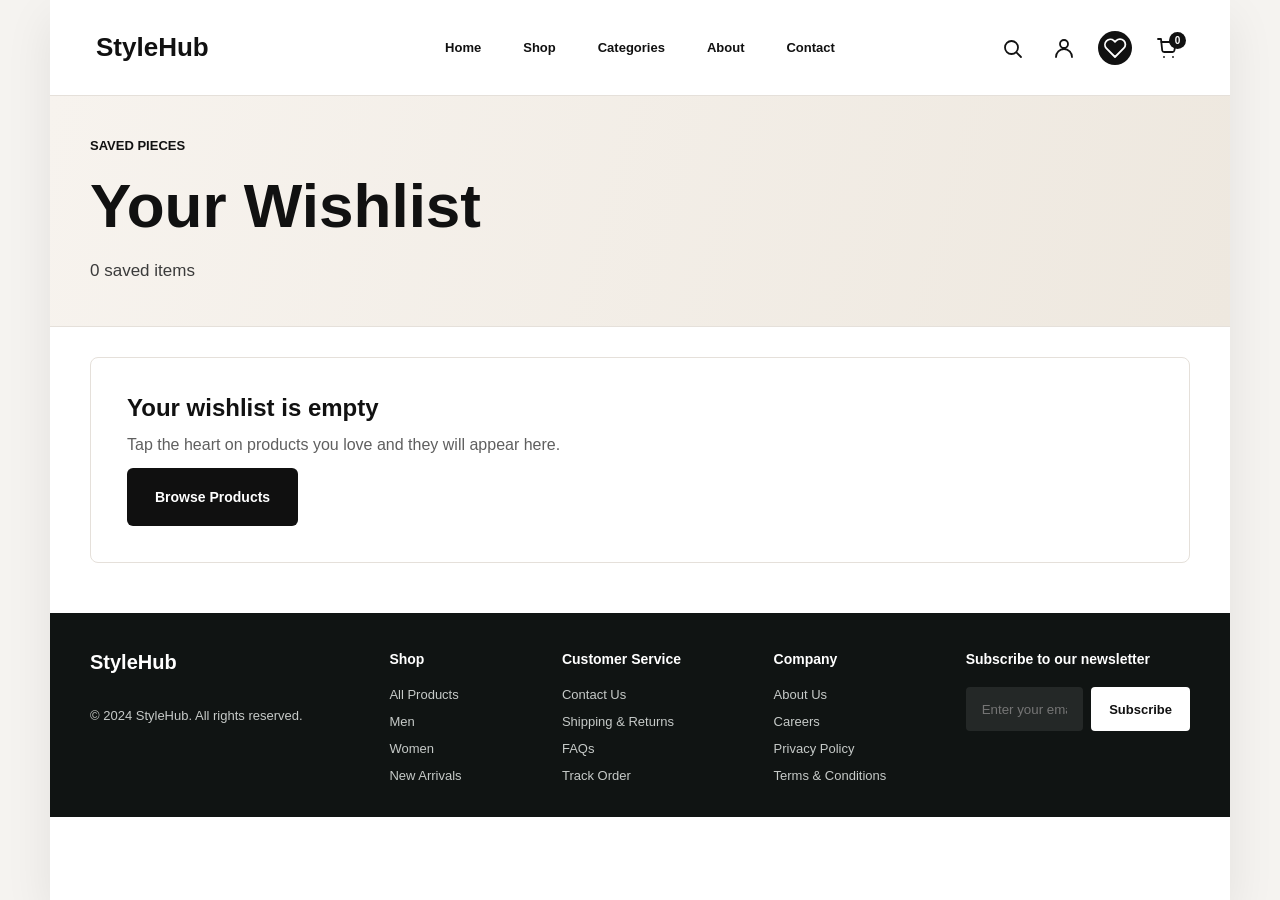
<file: wishlist.html>
<!DOCTYPE html>
<html lang="en">
<head>
  <meta charset="UTF-8">
  <meta name="viewport" content="width=device-width, initial-scale=1.0">
  <title>StyleHub | Wishlist</title>
  <link rel="stylesheet" href="css/style.css">
  <link rel="stylesheet" href="css/responsive.css">
</head>
<body>
  <div class="page-shell">
    <header class="site-header">
      <a class="logo" href="index.html" aria-label="StyleHub home">StyleHub</a>
      <nav class="main-nav" aria-label="Main navigation">
        <a href="index.html">Home</a>
        <a href="shop.html">Shop</a>
        <a href="index.html#categories">Categories</a>
        <a href="about.html">About</a>
        <a href="contact.html">Contact</a>
      </nav>
      <div class="header-actions" aria-label="Header actions">
        <button class="icon-btn" type="button" aria-label="Search"><svg viewBox="0 0 24 24" aria-hidden="true"><path d="m21 21-4.35-4.35m1.35-5.15a6.5 6.5 0 1 1-13 0 6.5 6.5 0 0 1 13 0Z"/></svg></button>
        <button class="icon-btn" type="button" aria-label="Account"><svg viewBox="0 0 24 24" aria-hidden="true"><path d="M20 21a8 8 0 0 0-16 0m12-13a4 4 0 1 1-8 0 4 4 0 0 1 8 0Z"/></svg></button>
        <a class="icon-btn cart-link" href="cart.html" aria-label="Cart"><svg viewBox="0 0 24 24" aria-hidden="true"><path d="M6 6h15l-1.6 8.4a2 2 0 0 1-2 1.6H9.2a2 2 0 0 1-2-1.7L6 3H3m6 18h.01M18 21h.01"/></svg><span>0</span></a>
      </div>
    </header>

    <main>
      <section class="page-hero compact">
        <p class="eyebrow">Saved Pieces</p>
        <h1>Your Wishlist</h1>
        <p id="wishlist-count">0 saved items</p>
      </section>

      <section class="content-section">
        <div class="product-grid shop-grid" id="wishlist-products"></div>
      </section>
    </main>

    <footer class="site-footer">
      <div class="footer-brand"><a class="footer-logo" href="index.html">StyleHub</a><p>&copy; 2024 StyleHub. All rights reserved.</p></div>
      <div class="footer-column"><h3>Shop</h3><a href="shop.html">All Products</a><a href="shop.html">Men</a><a href="shop.html">Women</a><a href="shop.html">New Arrivals</a></div>
      <div class="footer-column"><h3>Customer Service</h3><a href="contact.html">Contact Us</a><a href="shop.html">Shipping &amp; Returns</a><a href="contact.html">FAQs</a><a href="shop.html">Track Order</a></div>
      <div class="footer-column"><h3>Company</h3><a href="about.html">About Us</a><a href="contact.html">Careers</a><a href="contact.html">Privacy Policy</a><a href="contact.html">Terms &amp; Conditions</a></div>
      <div class="footer-newsletter"><h3>Subscribe to our newsletter</h3><form class="newsletter-form"><label class="sr-only" for="newsletter-wishlist-email">Email address</label><input id="newsletter-wishlist-email" type="email" placeholder="Enter your email"><button type="submit">Subscribe</button></form></div>
    </footer>
  </div>
  <script src="js/products.js"></script>
  <script src="js/cart.js"></script>
  <script src="js/wishlist.js"></script>
  <script src="js/search.js"></script>
  <script src="js/app.js"></script>
</body>
</html>
</file>
<file: css/style.css>
:root {
  --bg: #f5f3f0;
  --surface: #ffffff;
  --ink: #111111;
  --muted: #5f5f5f;
  --line: #e5e0da;
  --hero: #eee9e2;
  --shadow: 0 18px 45px rgba(20, 20, 20, 0.08);
}

* {
  box-sizing: border-box;
}

html {
  scroll-behavior: smooth;
}

body {
  margin: 0;
  min-height: 100vh;
  background: var(--bg);
  color: var(--ink);
  font-family: Arial, Helvetica, sans-serif;
}

a {
  color: inherit;
  text-decoration: none;
}

button {
  font: inherit;
}

img {
  display: block;
  max-width: 100%;
}

.page-shell {
  width: min(100%, 1180px);
  margin: 0 auto;
  background: var(--surface);
  min-height: 100vh;
  box-shadow: var(--shadow);
  overflow: hidden;
}

.site-header {
  height: 96px;
  display: grid;
  grid-template-columns: 1fr auto 1fr;
  align-items: center;
  gap: 28px;
  padding: 0 46px;
  background: rgba(255, 255, 255, 0.94);
  border-bottom: 1px solid var(--line);
  position: sticky;
  top: 0;
  z-index: 20;
  backdrop-filter: blur(16px);
}

.site-header.is-scrolled {
  box-shadow: 0 10px 24px rgba(0, 0, 0, 0.06);
}

.logo {
  font-size: 26px;
  font-weight: 800;
  letter-spacing: 0;
}

.main-nav {
  display: flex;
  align-items: center;
  gap: 42px;
  font-size: 13px;
  font-weight: 700;
}

.main-nav a {
  position: relative;
  padding: 8px 0;
}

.main-nav a::after {
  content: "";
  position: absolute;
  left: 0;
  bottom: 0;
  width: 100%;
  height: 2px;
  background: var(--ink);
  transform: scaleX(0);
  transform-origin: right;
  transition: transform 180ms ease;
}

.main-nav a:hover::after,
.main-nav .active::after {
  transform: scaleX(1);
  transform-origin: left;
}

.header-actions {
  justify-self: end;
  display: flex;
  align-items: center;
  gap: 18px;
}

.icon-btn {
  width: 34px;
  height: 34px;
  display: grid;
  place-items: center;
  border: 0;
  background: transparent;
  color: var(--ink);
  cursor: pointer;
  position: relative;
}

.icon-btn svg,
.benefit-card svg {
  width: 24px;
  height: 24px;
  fill: none;
  stroke: currentColor;
  stroke-width: 1.8;
  stroke-linecap: round;
  stroke-linejoin: round;
}

.cart-link span {
  position: absolute;
  top: 1px;
  right: -2px;
  width: 17px;
  height: 17px;
  border-radius: 999px;
  background: #111111;
  color: #ffffff;
  display: grid;
  place-items: center;
  font-size: 10px;
  font-weight: 800;
}

.wishlist-link.active {
  background: #111111;
  color: #ffffff;
  border-radius: 999px;
}

.hero {
  min-height: 572px;
  display: grid;
  grid-template-columns: 1fr 1.05fr;
  align-items: center;
  background:
    radial-gradient(circle at 82% 35%, rgba(255, 255, 255, 0.86), transparent 31%),
    linear-gradient(105deg, #f7f3ee 0%, #f2ece5 58%, #ece5dc 100%);
  border-bottom: 1px solid var(--line);
  overflow: hidden;
}

.hero-copy {
  padding-left: 76px;
  position: relative;
  z-index: 2;
  animation: rise-in 560ms ease both;
}

.eyebrow {
  margin: 0 0 22px;
  font-size: 13px;
  font-weight: 700;
  text-transform: uppercase;
}

.hero h1 {
  margin: 0;
  font-size: clamp(48px, 7vw, 76px);
  line-height: 0.94;
  letter-spacing: 0;
}

.hero-text {
  max-width: 360px;
  margin: 28px 0 26px;
  color: #3b3b3b;
  font-size: 17px;
  line-height: 1.55;
}

.btn-primary {
  display: inline-flex;
  align-items: center;
  justify-content: center;
  min-width: 152px;
  min-height: 58px;
  padding: 0 28px;
  background: #101010;
  color: #ffffff;
  border-radius: 6px;
  font-size: 14px;
  font-weight: 800;
  transition: transform 180ms ease, box-shadow 180ms ease, background 180ms ease;
}

.btn-primary:hover {
  background: #252525;
  transform: translateY(-2px);
  box-shadow: 0 12px 22px rgba(0, 0, 0, 0.16);
}

.hero-media {
  align-self: end;
  justify-self: end;
  width: 100%;
  height: 100%;
  display: flex;
  align-items: flex-end;
  justify-content: flex-end;
  overflow: hidden;
  animation: fade-in 700ms 120ms ease both;
}

.hero-media img {
  width: min(86%, 540px);
  margin-left: auto;
  object-fit: contain;
  transform: scale(1.08);
  transform-origin: bottom right;
}

.benefits {
  display: grid;
  grid-template-columns: repeat(4, 1fr);
  gap: 0;
  padding: 28px 44px;
  border-bottom: 1px solid var(--line);
}

.benefit-card {
  display: flex;
  align-items: center;
  gap: 16px;
  min-width: 0;
}

.benefit-card h3 {
  margin: 0 0 5px;
  font-size: 14px;
  line-height: 1.2;
}

.benefit-card p {
  margin: 0;
  color: var(--muted);
  font-size: 12px;
}

.content-section {
  padding: 30px 40px 10px;
}

.section-heading {
  display: flex;
  align-items: center;
  justify-content: space-between;
  gap: 20px;
  margin-bottom: 24px;
}

.section-heading h2 {
  margin: 0;
  font-size: 24px;
  line-height: 1.2;
}

.section-heading a {
  font-size: 13px;
  font-weight: 700;
}

.category-grid {
  display: grid;
  grid-template-columns: repeat(6, 1fr);
  gap: 24px;
}

.product-grid {
  display: grid;
  grid-template-columns: repeat(5, 1fr);
  gap: 34px;
}

.category-card {
  text-align: center;
  font-weight: 800;
  font-size: 13px;
}

.category-card img,
.product-card img {
  width: 100%;
  aspect-ratio: 1 / 0.98;
  object-fit: cover;
  border-radius: 6px;
  background: #eee9e2;
}

.category-card span {
  display: block;
  margin-top: 12px;
}

.category-card,
.product-card {
  transition: transform 180ms ease;
}

.category-card:hover,
.product-card:hover {
  transform: translateY(-4px);
}

.product-grid {
  padding-bottom: 40px;
}

.product-card {
  position: relative;
  overflow: hidden;
}

.product-card img {
  aspect-ratio: 1 / 1.1;
}

.product-info {
  padding-top: 12px;
}

.product-info h3 {
  margin: 0 0 6px;
  font-size: 14px;
}

.product-info p {
  margin: 0;
  color: var(--muted);
  font-size: 13px;
  font-weight: 700;
}

.add-cart-btn {
  width: 100%;
  min-height: 38px;
  margin-top: 12px;
  border: 0;
  border-radius: 5px;
  background: #111111;
  color: #ffffff;
  cursor: pointer;
  font-size: 12px;
  font-weight: 800;
  transition: background 180ms ease, transform 180ms ease;
}

.add-cart-btn:hover {
  background: #2a2a2a;
  transform: translateY(-1px);
}

.wishlist,
.tag {
  position: absolute;
  top: 9px;
  z-index: 2;
}

.wishlist {
  right: 9px;
  width: 28px;
  height: 28px;
  border: 0;
  border-radius: 999px;
  background: rgba(255, 255, 255, 0.9);
  cursor: pointer;
  font-size: 16px;
  line-height: 1;
}

.wishlist.is-active {
  background: #111111;
  color: #ffffff;
}

.detail-wishlist {
  position: static;
  width: 100%;
  min-height: 46px;
  margin-top: 18px;
  border-radius: 6px;
  border: 1px solid var(--line);
  background: #ffffff;
  font-size: 20px;
}

.tag {
  left: 9px;
  padding: 4px 8px;
  border-radius: 999px;
  background: #ffffff;
  color: #777;
  font-size: 10px;
  font-weight: 800;
}

.summer-promo {
  margin: 10px 40px 30px;
  min-height: 230px;
  display: grid;
  grid-template-columns: 1fr 280px;
  align-items: center;
  overflow: hidden;
  border-radius: 12px;
  background:
    radial-gradient(circle at 76% 30%, rgba(255, 255, 255, 0.88), transparent 30%),
    linear-gradient(105deg, #ded8cf 0%, #efe9e0 58%, #d6cec3 100%);
}

.summer-copy {
  padding: 42px 56px;
}

.summer-copy h2 {
  margin: 0 0 10px;
  font-size: 34px;
  line-height: 1.15;
}

.summer-copy p {
  margin: 0 0 24px;
  color: #2f2f2f;
  font-size: 21px;
  font-weight: 700;
}

.btn-outline {
  display: inline-flex;
  align-items: center;
  justify-content: center;
  min-height: 44px;
  padding: 0 22px;
  border: 1px solid #787878;
  border-radius: 4px;
  background: rgba(255, 255, 255, 0.34);
  color: #111111;
  font-size: 13px;
  font-weight: 800;
  transition: background 180ms ease, transform 180ms ease;
}

.btn-outline:hover {
  background: #ffffff;
  transform: translateY(-2px);
}

.summer-promo img {
  align-self: stretch;
  width: 100%;
  height: 100%;
  object-fit: cover;
  object-position: center;
}

.site-footer {
  display: grid;
  grid-template-columns: 1.35fr 0.7fr 0.9fr 0.8fr 1.15fr;
  gap: 36px;
  padding: 38px 40px 34px;
  background: #101413;
  color: #ffffff;
}

.footer-logo {
  display: inline-block;
  margin-bottom: 34px;
  font-size: 20px;
  font-weight: 800;
}

.footer-brand p,
.footer-column a,
.newsletter-form input {
  color: #c6cac8;
}

.footer-brand p {
  margin: 0;
  font-size: 13px;
}

.footer-column,
.footer-newsletter {
  display: flex;
  flex-direction: column;
  gap: 12px;
}

.footer-column h3,
.footer-newsletter h3 {
  margin: 0 0 8px;
  color: #ffffff;
  font-size: 14px;
}

.footer-column a {
  font-size: 13px;
  transition: color 180ms ease;
}

.footer-column a:hover,
.social-links a:hover {
  color: #ffffff;
}

.newsletter-form {
  display: flex;
  gap: 8px;
}

.newsletter-form input {
  min-width: 0;
  width: 100%;
  min-height: 44px;
  border: 0;
  border-radius: 4px;
  padding: 0 16px;
  background: #242827;
  outline: none;
}

.newsletter-form input:focus {
  box-shadow: 0 0 0 2px #ffffff;
}

.newsletter-form button {
  min-height: 44px;
  border: 0;
  border-radius: 4px;
  padding: 0 18px;
  background: #ffffff;
  color: #111111;
  font-size: 13px;
  font-weight: 800;
  cursor: pointer;
}

.social-links {
  display: flex;
  gap: 18px;
  margin-top: 14px;
}

.social-links a {
  color: #c6cac8;
}

.social-links svg {
  width: 22px;
  height: 22px;
  fill: none;
  stroke: currentColor;
  stroke-width: 1.8;
  stroke-linecap: round;
  stroke-linejoin: round;
}

.sr-only {
  position: absolute;
  width: 1px;
  height: 1px;
  padding: 0;
  margin: -1px;
  overflow: hidden;
  clip: rect(0, 0, 0, 0);
  white-space: nowrap;
  border: 0;
}

.page-hero {
  padding: 58px 40px;
  background: linear-gradient(105deg, #f7f3ee 0%, #eee8df 100%);
  border-bottom: 1px solid var(--line);
}

.page-hero.compact {
  padding-block: 42px;
}

.page-hero h1,
.about-hero h1 {
  max-width: 720px;
  margin: 0;
  font-size: clamp(38px, 6vw, 62px);
  line-height: 1;
}

.page-hero p:not(.eyebrow),
.about-hero p:not(.eyebrow) {
  max-width: 620px;
  margin: 20px 0 0;
  color: #3b3b3b;
  font-size: 17px;
  line-height: 1.6;
}

.shop-layout,
.cart-layout,
.contact-layout,
.product-detail,
.about-hero {
  padding: 40px;
}

.shop-layout {
  display: grid;
  grid-template-columns: 240px 1fr;
  gap: 34px;
}

.filter-panel,
.order-summary,
.contact-info article,
.values-grid article,
.product-panel,
.contact-form {
  border: 1px solid var(--line);
  border-radius: 8px;
  background: #ffffff;
}

.filter-panel {
  align-self: start;
  padding: 24px;
  position: sticky;
  top: 120px;
}

.filter-panel h2,
.order-summary h2 {
  margin: 0 0 22px;
  font-size: 22px;
}

.filter-group {
  display: grid;
  gap: 12px;
  padding-top: 20px;
  border-top: 1px solid var(--line);
}

.filter-group + .filter-group {
  margin-top: 22px;
}

.filter-group h3 {
  margin: 0;
  font-size: 14px;
}

.filter-group label {
  color: var(--muted);
  font-size: 14px;
}

.toolbar {
  display: flex;
  align-items: center;
  justify-content: space-between;
  gap: 18px;
  margin-bottom: 24px;
}

.toolbar p {
  margin: 0;
  color: var(--muted);
  font-weight: 700;
}

.toolbar select,
.contact-form input,
.contact-form textarea {
  border: 1px solid var(--line);
  border-radius: 6px;
  background: #ffffff;
  color: var(--ink);
}

.toolbar select {
  min-height: 42px;
  padding: 0 14px;
}

.shop-grid {
  grid-template-columns: repeat(4, 1fr);
}

.product-detail {
  display: grid;
  grid-template-columns: 1fr 0.82fr;
  gap: 38px;
}

.product-gallery {
  display: grid;
  gap: 16px;
}

.main-product-image {
  width: 100%;
  aspect-ratio: 1 / 1;
  object-fit: cover;
  border-radius: 8px;
  background: #eee9e2;
}

.thumb-row {
  display: grid;
  grid-template-columns: repeat(3, 1fr);
  gap: 14px;
}

.thumb-row img {
  width: 100%;
  aspect-ratio: 1;
  object-fit: cover;
  border-radius: 6px;
  background: #eee9e2;
}

.product-panel {
  align-self: start;
  padding: 34px;
}

.product-panel h1 {
  margin: 0;
  font-size: clamp(34px, 5vw, 54px);
  line-height: 1;
}

.product-price {
  margin: 18px 0;
  font-size: 28px;
  font-weight: 800;
}

.product-description {
  color: var(--muted);
  line-height: 1.7;
}

.option-group {
  margin-top: 28px;
}

.option-group h2 {
  margin: 0 0 12px;
  font-size: 15px;
}

.size-options,
.quantity-control {
  display: flex;
  gap: 10px;
}

.size-options button,
.quantity-control button,
.quantity-control span {
  min-width: 42px;
  height: 42px;
  display: grid;
  place-items: center;
  border: 1px solid var(--line);
  border-radius: 6px;
  background: #ffffff;
  font-weight: 800;
}

.size-options button.selected {
  background: #111111;
  border-color: #111111;
  color: #ffffff;
}

.quantity-control span {
  min-width: 52px;
}

.wide-btn {
  width: 100%;
  margin-top: 30px;
}

.cart-layout {
  display: grid;
  grid-template-columns: 1fr 340px;
  gap: 34px;
}

.cart-items {
  display: grid;
  gap: 18px;
}

.cart-item {
  display: grid;
  grid-template-columns: 118px 1fr auto;
  gap: 20px;
  align-items: center;
  padding: 18px;
  border: 1px solid var(--line);
  border-radius: 8px;
}

.cart-item img {
  width: 118px;
  aspect-ratio: 1;
  object-fit: cover;
  border-radius: 6px;
}

.cart-item h2 {
  margin: 0 0 6px;
  font-size: 18px;
}

.cart-item p {
  margin: 0 0 14px;
  color: var(--muted);
}

.cart-price {
  display: grid;
  gap: 10px;
  justify-items: end;
}

.cart-price button {
  border: 0;
  background: transparent;
  color: var(--muted);
  cursor: pointer;
  font-size: 12px;
  font-weight: 800;
}

.empty-cart {
  display: grid;
  justify-items: start;
  gap: 14px;
  padding: 36px;
  border: 1px solid var(--line);
  border-radius: 8px;
}

.wishlist-empty {
  grid-column: 1 / -1;
}

.empty-cart h2,
.empty-cart p {
  margin: 0;
}

.empty-cart p {
  color: var(--muted);
}

.order-summary {
  align-self: start;
  padding: 26px;
}

.order-summary div {
  display: flex;
  justify-content: space-between;
  gap: 20px;
  padding: 14px 0;
  border-bottom: 1px solid var(--line);
}

.order-summary .total {
  font-size: 18px;
}

.continue-link {
  display: block;
  margin-top: 18px;
  text-align: center;
  font-weight: 800;
}

.about-hero {
  display: grid;
  grid-template-columns: 1fr 360px;
  gap: 40px;
  align-items: center;
  background: linear-gradient(105deg, #f7f3ee 0%, #eee8df 100%);
}

.about-hero img {
  width: 100%;
  aspect-ratio: 1 / 1.15;
  object-fit: cover;
  border-radius: 8px;
}

.values-grid {
  display: grid;
  grid-template-columns: repeat(3, 1fr);
  gap: 24px;
  padding: 40px;
}

.values-grid article,
.contact-info article {
  padding: 24px;
}

.values-grid h2,
.contact-info h2 {
  margin: 0 0 10px;
  font-size: 20px;
}

.values-grid p,
.contact-info p {
  margin: 0;
  color: var(--muted);
  line-height: 1.6;
}

.contact-layout {
  display: grid;
  grid-template-columns: 1fr 340px;
  gap: 34px;
}

.contact-form {
  display: grid;
  gap: 12px;
  padding: 28px;
}

.contact-form label {
  font-weight: 800;
  font-size: 14px;
}

.contact-form input,
.contact-form textarea {
  width: 100%;
  padding: 14px 16px;
  font: inherit;
  resize: vertical;
}

.contact-info {
  display: grid;
  gap: 18px;
  align-self: start;
}

.search-overlay {
  position: fixed;
  inset: 0;
  z-index: 100;
  display: none;
  place-items: start center;
  padding: 110px 20px 30px;
  background: rgba(17, 17, 17, 0.46);
}

.search-overlay.open {
  display: grid;
}

.search-panel {
  width: min(100%, 620px);
  max-height: min(680px, 78vh);
  overflow: auto;
  border-radius: 8px;
  background: #ffffff;
  box-shadow: 0 24px 60px rgba(0, 0, 0, 0.22);
}

.search-header {
  display: flex;
  align-items: center;
  justify-content: space-between;
  gap: 20px;
  padding: 22px 24px 14px;
}

.search-header h2 {
  margin: 0;
  font-size: 22px;
}

.search-header button {
  width: 34px;
  height: 34px;
  border: 0;
  border-radius: 999px;
  background: #f1eee9;
  cursor: pointer;
  font-size: 22px;
  line-height: 1;
}

#site-search-input {
  width: calc(100% - 48px);
  min-height: 48px;
  margin: 0 24px 18px;
  border: 1px solid var(--line);
  border-radius: 6px;
  padding: 0 16px;
  font: inherit;
}

.search-results {
  display: grid;
  gap: 10px;
  padding: 0 24px 24px;
}

.search-result {
  display: grid;
  grid-template-columns: 62px 1fr auto;
  align-items: center;
  gap: 14px;
  padding: 10px;
  border: 1px solid var(--line);
  border-radius: 6px;
}

.search-result img {
  width: 62px;
  aspect-ratio: 1;
  object-fit: cover;
  border-radius: 5px;
  background: #eee9e2;
}

.search-result span {
  font-weight: 800;
}

.no-results {
  margin: 0;
  color: var(--muted);
}

.toast {
  position: fixed;
  right: 24px;
  bottom: 24px;
  z-index: 110;
  max-width: 280px;
  padding: 14px 18px;
  border-radius: 6px;
  background: #111111;
  color: #ffffff;
  font-weight: 800;
  opacity: 0;
  pointer-events: none;
  transform: translateY(12px);
  transition: opacity 180ms ease, transform 180ms ease;
}

.toast.show {
  opacity: 1;
  transform: translateY(0);
}

.btn-primary:disabled {
  cursor: not-allowed;
  opacity: 0.55;
}

@keyframes rise-in {
  from {
    opacity: 0;
    transform: translateY(18px);
  }
  to {
    opacity: 1;
    transform: translateY(0);
  }
}

@keyframes fade-in {
  from {
    opacity: 0;
    transform: translateX(20px);
  }
  to {
    opacity: 1;
    transform: translateX(0);
  }
}
</file>
<file: css/responsive.css>
@media (max-width: 980px) {
  .site-header {
    height: auto;
    grid-template-columns: 1fr auto;
    padding: 22px 24px;
  }

  .main-nav {
    grid-column: 1 / -1;
    grid-row: 2;
    width: 100%;
    justify-content: center;
    gap: 26px;
    padding-top: 8px;
    overflow-x: auto;
  }
  
  .hero {
    min-height: 500px;
    grid-template-columns: 1fr 0.9fr;
  }

  .hero-copy {
    padding-left: 34px;
  }

  .benefits {
    grid-template-columns: repeat(2, 1fr);
    row-gap: 24px;
    padding: 28px 30px;
  }

  .category-grid,
  .product-grid,
  .shop-grid {
    gap: 20px;
  }
  
  .category-grid {
    grid-template-columns: repeat(3, 1fr);
  }

  .shop-layout,
  .product-detail,
  .cart-layout,
  .contact-layout,
  .about-hero {
    grid-template-columns: 1fr;
  }

  .filter-panel {
    position: static;
  }

  .shop-grid {
    grid-template-columns: repeat(3, 1fr);
  }

  .values-grid {
    grid-template-columns: 1fr;
  }

  .summer-promo {
    grid-template-columns: 1fr 230px;
    margin-inline: 30px;
  }

  .summer-copy {
    padding: 34px 36px;
  }

  .summer-copy h2 {
    font-size: 28px;
  }

  .site-footer {
    grid-template-columns: repeat(2, minmax(0, 1fr));
    gap: 30px;
    padding-inline: 30px;
  }

  .footer-newsletter {
    grid-column: span 2;
  }
}

@media (max-width: 760px) {
  .page-shell {
    box-shadow: none;
  }

  .site-header {
    position: static;
  }

  .logo {
    font-size: 23px;
  }

  .header-actions {
    gap: 8px;
  }

  .main-nav {
    justify-content: flex-start;
    font-size: 12px;
  }

  .hero {
    grid-template-columns: 1fr;
    min-height: auto;
  }

  .hero-copy {
    padding: 46px 24px 12px;
  }

  .hero h1 {
    font-size: clamp(44px, 13vw, 62px);
  }

  .hero-text {
    font-size: 15px;
  }
  
  .hero-media {
    min-height: 260px;
  }

  .hero-media img {
    width: min(95%, 430px);
    transform: scale(1.22);
  }

  .benefits {
    grid-template-columns: 1fr;
    padding: 24px;
  }

  .content-section {
    padding: 28px 20px 0;
  }

  .category-grid,
  .product-grid,
  .shop-grid {
    grid-template-columns: repeat(2, minmax(0, 1fr));
    gap: 18px;
  }

  .category-card:nth-child(5),
  .product-card:nth-child(5) {
    grid-column: auto;
  }

  .page-hero,
  .shop-layout,
  .cart-layout,
  .contact-layout,
  .product-detail,
  .about-hero,
  .values-grid {
    padding: 28px 20px;
  }

  .toolbar {
    align-items: stretch;
    flex-direction: column;
  }

  .toolbar select {
    width: 100%;
  }

  .cart-item {
    grid-template-columns: 88px 1fr;
  }

  .cart-item img {
    width: 88px;
  }

  .cart-item strong {
    grid-column: 2;
  }

  .summer-promo {
    grid-template-columns: 1fr;
    margin: 26px 20px 24px;
  }

  .summer-copy {
    padding: 34px 28px 10px;
  }

  .summer-promo img {
    min-height: 210px;
    object-position: top center;
  }

  .site-footer {
    grid-template-columns: 1fr;
    gap: 28px;
    padding: 34px 24px;
  }

  .footer-logo {
    margin-bottom: 18px;
  }

  .footer-newsletter {
    grid-column: auto;
  }
}

@media (max-width: 430px) {
  .site-header {
    padding: 18px 16px;
  }

  .icon-btn {
    width: 30px;
    height: 30px;
  }

  .main-nav {
    gap: 20px;
  }

  .hero-copy {
    padding-inline: 18px;
  }

  .btn-primary {
    width: 100%;
  }

  .section-heading h2 {
    font-size: 20px;
  }

  .category-grid,
  .product-grid,
  .shop-grid {
    gap: 14px;
  }

  .page-hero h1,
  .about-hero h1,
  .product-panel h1 {
    font-size: 34px;
  }

  .product-panel,
  .contact-form,
  .order-summary,
  .filter-panel {
    padding: 20px;
  }

  .cart-item {
    grid-template-columns: 1fr;
  }

  .cart-item img {
    width: 100%;
  }

  .summer-promo {
    margin-inline: 16px;
  }

  .summer-copy {
    padding: 28px 20px 6px;
  }

  .summer-copy h2 {
    font-size: 24px;
  }

  .summer-copy p {
    font-size: 16px;
  }

  .newsletter-form {
    flex-direction: column;
  }

  .newsletter-form button {
    width: 100%;
  }

  .search-overlay {
    padding-top: 78px;
  }

  .search-result {
    grid-template-columns: 52px 1fr;
  }

  .search-result strong {
    grid-column: 2;
  }
}

@media (prefers-reduced-motion: reduce) {
  *,
  *::before,
  *::after {
    animation-duration: 0.01ms !important;
    animation-iteration-count: 1 !important;
    scroll-behavior: auto !important;
    transition-duration: 0.01ms !important;
  }
}
</file>
